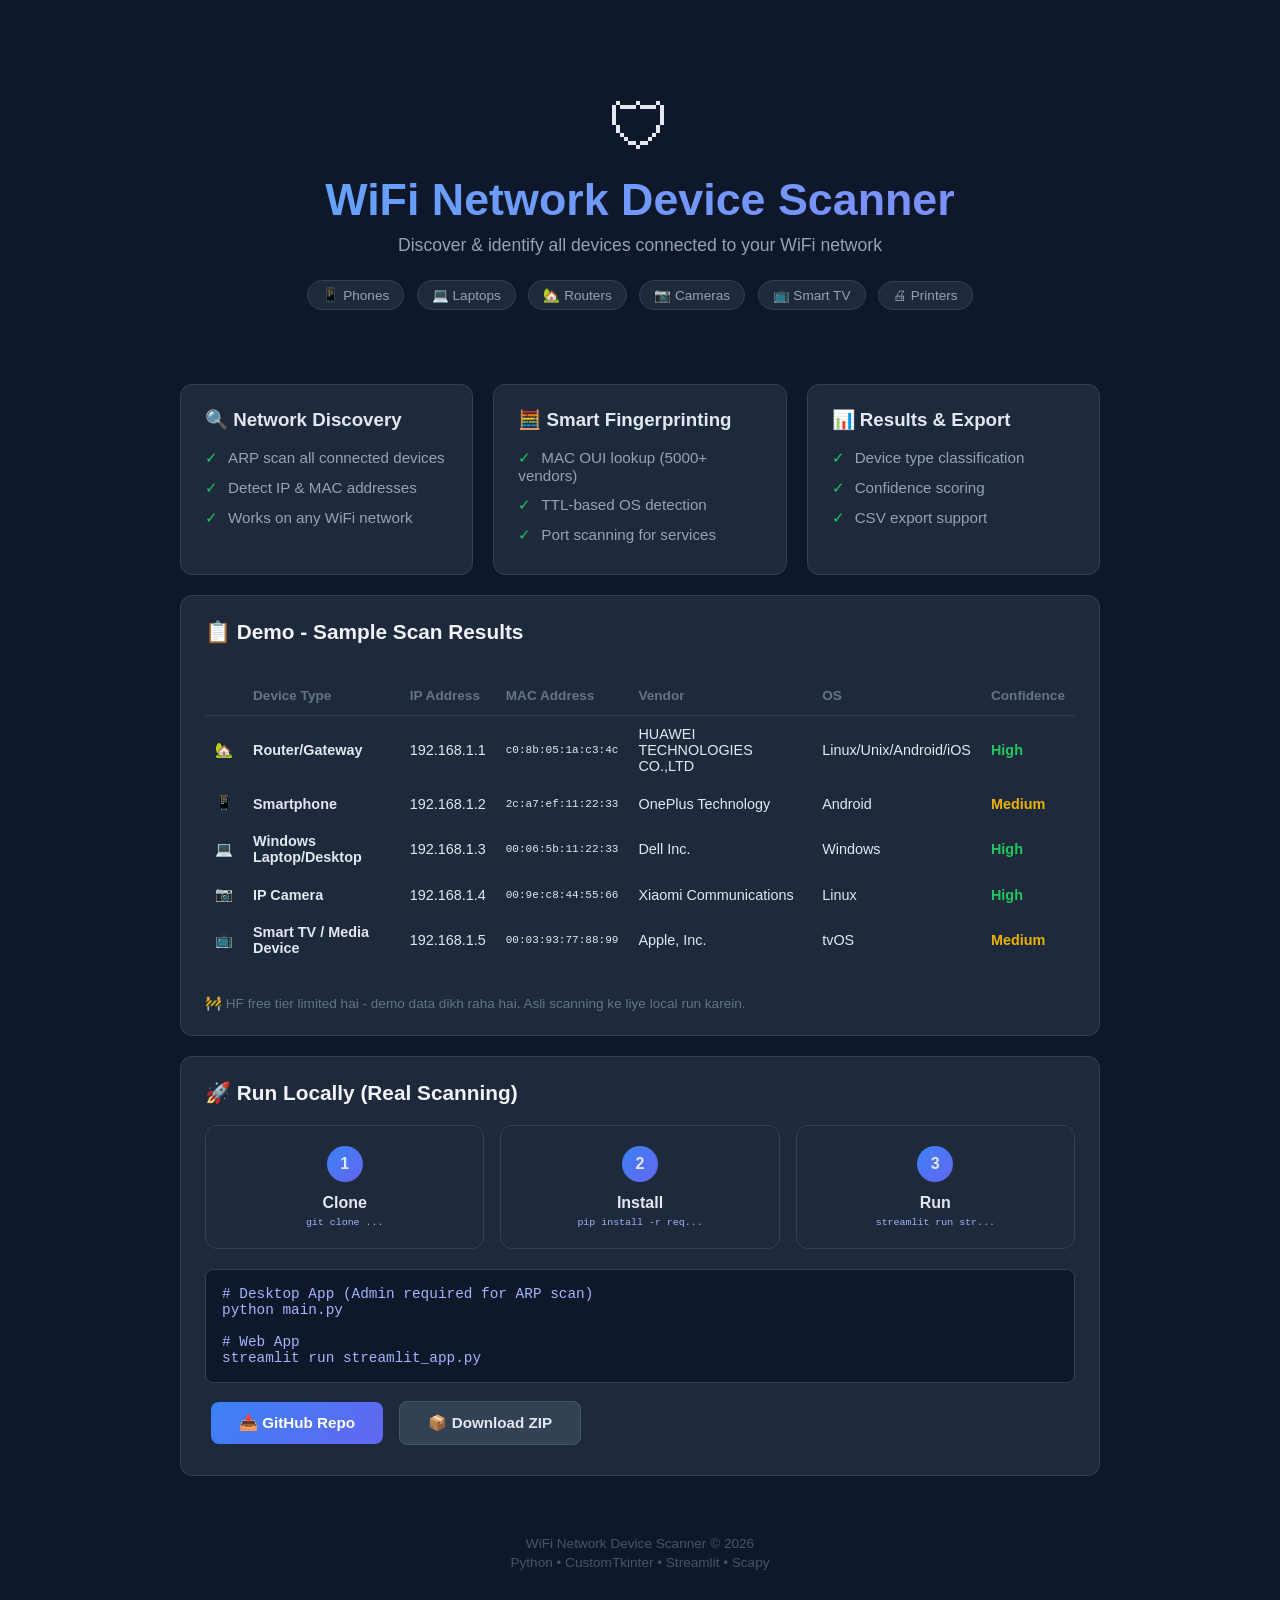
<file: index.html>
<!DOCTYPE html>
<html lang="en">
<head>
    <meta charset="UTF-8">
    <meta name="viewport" content="width=device-width, initial-scale=1.0">
    <title>WiFi Network Device Scanner</title>
    <style>
        * { margin: 0; padding: 0; box-sizing: border-box; }
        body { font-family: -apple-system, BlinkMacSystemFont, 'Segoe UI', Roboto, sans-serif; background: #0f172a; color: #e2e8f0; }
        .container { max-width: 960px; margin: 0 auto; padding: 40px 20px; }
        .header { text-align: center; padding: 50px 0 30px; }
        .header h1 { font-size: 2.8em; background: linear-gradient(135deg, #60a5fa, #818cf8); -webkit-background-clip: text; -webkit-text-fill-color: transparent; }
        .header .subtitle { color: #94a3b8; font-size: 1.1em; margin-top: 10px; }
        .badge-container { margin: 20px 0; }
        .badge { display: inline-block; padding: 6px 14px; border-radius: 20px; font-size: 0.85em; margin: 4px; background: #1e293b; color: #94a3b8; border: 1px solid #334155; }
        .card { background: #1e293b; border-radius: 12px; padding: 24px; margin: 20px 0; border: 1px solid #334155; }
        .card h2 { font-size: 1.3em; margin-bottom: 16px; color: #f1f5f9; }
        .grid-3 { display: grid; grid-template-columns: repeat(auto-fit, minmax(280px, 1fr)); gap: 20px; margin: 20px 0; }
        .feature-box { background: #1e293b; border-radius: 12px; padding: 24px; border: 1px solid #334155; }
        .feature-box h3 { margin-bottom: 12px; color: #e2e8f0; }
        .feature-box ul { list-style: none; }
        .feature-box ul li { padding: 6px 0; color: #94a3b8; font-size: 0.95em; }
        .feature-box ul li:before { content: "\2713"; color: #22c55e; margin-right: 10px; }
        table { width: 100%; border-collapse: collapse; margin: 16px 0; }
        th { text-align: left; padding: 12px 10px; color: #64748b; font-weight: 600; font-size: 0.85em; border-bottom: 1px solid #334155; }
        td { padding: 10px; border-bottom: 1px solid #1e293b; font-size: 0.9em; }
        tr:hover { background: #33415530; }
        .conf-h { color: #22c55e; font-weight: 600; }
        .conf-m { color: #eab308; font-weight: 600; }
        .conf-l { color: #ef4444; font-weight: 600; }
        .code { background: #0f172a; border: 1px solid #334155; border-radius: 8px; padding: 16px; font-family: 'Courier New', monospace; font-size: 0.9em; color: #a5b4fc; margin: 12px 0; overflow-x: auto; }
        .btn { display: inline-block; padding: 12px 28px; border-radius: 8px; text-decoration: none; font-weight: 600; font-size: 0.95em; margin: 6px; border: none; cursor: pointer; }
        .btn-primary { background: linear-gradient(135deg, #3b82f6, #6366f1); color: white; }
        .btn-secondary { background: #334155; color: #e2e8f0; border: 1px solid #475569; }
        .btn:hover { opacity: 0.9; transform: translateY(-1px); }
        .steps { display: flex; flex-wrap: wrap; gap: 16px; margin: 20px 0; }
        .step { flex: 1; min-width: 200px; background: #1e293b; border-radius: 12px; padding: 20px; border: 1px solid #334155; text-align: center; }
        .step .num { width: 36px; height: 36px; border-radius: 50%; background: linear-gradient(135deg, #3b82f6, #6366f1); display: flex; align-items: center; justify-content: center; margin: 0 auto 12px; font-weight: bold; }
        .step p { color: #94a3b8; font-size: 0.9em; }
        .footer { text-align: center; padding: 40px 0 20px; color: #475569; font-size: 0.85em; }
        a { color: #818cf8; text-decoration: none; }
        a:hover { text-decoration: underline; }
    </style>
</head>
<body>
    <div class="container">
        <div class="header">
            <div style="font-size: 4em; margin-bottom: 10px;">&#x1F6E1;</div>
            <h1>WiFi Network Device Scanner</h1>
            <p class="subtitle">Discover &amp; identify all devices connected to your WiFi network</p>
            <div class="badge-container">
                <span class="badge">&#x1F4F1; Phones</span>
                <span class="badge">&#x1F4BB; Laptops</span>
                <span class="badge">&#x1F3E1; Routers</span>
                <span class="badge">&#x1F4F7; Cameras</span>
                <span class="badge">&#x1F4FA; Smart TV</span>
                <span class="badge">&#x1F5A8; Printers</span>
            </div>
        </div>

        <div class="grid-3">
            <div class="feature-box">
                <h3>&#x1F50D; Network Discovery</h3>
                <ul>
                    <li>ARP scan all connected devices</li>
                    <li>Detect IP &amp; MAC addresses</li>
                    <li>Works on any WiFi network</li>
                </ul>
            </div>
            <div class="feature-box">
                <h3>&#x1F9EE; Smart Fingerprinting</h3>
                <ul>
                    <li>MAC OUI lookup (5000+ vendors)</li>
                    <li>TTL-based OS detection</li>
                    <li>Port scanning for services</li>
                </ul>
            </div>
            <div class="feature-box">
                <h3>&#x1F4CA; Results &amp; Export</h3>
                <ul>
                    <li>Device type classification</li>
                    <li>Confidence scoring</li>
                    <li>CSV export support</li>
                </ul>
            </div>
        </div>

        <div class="card">
            <h2>&#x1F4CB; Demo - Sample Scan Results</h2>
            <div style="overflow-x: auto;">
            <table>
                <tr>
                    <th></th>
                    <th>Device Type</th>
                    <th>IP Address</th>
                    <th>MAC Address</th>
                    <th>Vendor</th>
                    <th>OS</th>
                    <th>Confidence</th>
                </tr>
                <tr>
                    <td>&#x1F3E1;</td>
                    <td><strong>Router/Gateway</strong></td>
                    <td>192.168.1.1</td>
                    <td style="font-family:monospace;font-size:0.85em;">c0:8b:05:1a:c3:4c</td>
                    <td>HUAWEI TECHNOLOGIES CO.,LTD</td>
                    <td>Linux/Unix/Android/iOS</td>
                    <td class="conf-h">High</td>
                </tr>
                <tr>
                    <td>&#x1F4F1;</td>
                    <td><strong>Smartphone</strong></td>
                    <td>192.168.1.2</td>
                    <td style="font-family:monospace;font-size:0.85em;">2c:a7:ef:11:22:33</td>
                    <td>OnePlus Technology</td>
                    <td>Android</td>
                    <td class="conf-m">Medium</td>
                </tr>
                <tr>
                    <td>&#x1F4BB;</td>
                    <td><strong>Windows Laptop/Desktop</strong></td>
                    <td>192.168.1.3</td>
                    <td style="font-family:monospace;font-size:0.85em;">00:06:5b:11:22:33</td>
                    <td>Dell Inc.</td>
                    <td>Windows</td>
                    <td class="conf-h">High</td>
                </tr>
                <tr>
                    <td>&#x1F4F7;</td>
                    <td><strong>IP Camera</strong></td>
                    <td>192.168.1.4</td>
                    <td style="font-family:monospace;font-size:0.85em;">00:9e:c8:44:55:66</td>
                    <td>Xiaomi Communications</td>
                    <td>Linux</td>
                    <td class="conf-h">High</td>
                </tr>
                <tr>
                    <td>&#x1F4FA;</td>
                    <td><strong>Smart TV / Media Device</strong></td>
                    <td>192.168.1.5</td>
                    <td style="font-family:monospace;font-size:0.85em;">00:03:93:77:88:99</td>
                    <td>Apple, Inc.</td>
                    <td>tvOS</td>
                    <td class="conf-m">Medium</td>
                </tr>
            </table>
            </div>
            <p style="color:#64748b; font-size:0.85em; margin-top:12px;">&#x1F6A7; HF free tier limited hai - demo data dikh raha hai. Asli scanning ke liye local run karein.</p>
        </div>

        <div class="card">
            <h2>&#x1F680; Run Locally (Real Scanning)</h2>
            <div class="steps">
                <div class="step">
                    <div class="num">1</div>
                    <strong>Clone</strong>
                    <p><code style="font-size:0.85em;color:#a5b4fc;">git clone ...</code></p>
                </div>
                <div class="step">
                    <div class="num">2</div>
                    <strong>Install</strong>
                    <p><code style="font-size:0.85em;color:#a5b4fc;">pip install -r req...</code></p>
                </div>
                <div class="step">
                    <div class="num">3</div>
                    <strong>Run</strong>
                    <p><code style="font-size:0.85em;color:#a5b4fc;">streamlit run str...</code></p>
                </div>
            </div>
            <div class="code">
# Desktop App (Admin required for ARP scan)<br>
python main.py<br><br>
# Web App<br>
streamlit run streamlit_app.py
            </div>
            <a href="https://github.com/Haris-Ahmed83/wifi-device-scanner" class="btn btn-primary">&#x1F4E5; GitHub Repo</a>
            <a href="https://github.com/Haris-Ahmed83/wifi-device-scanner/archive/refs/heads/main.zip" class="btn btn-secondary">&#x1F4E6; Download ZIP</a>
        </div>

        <div class="footer">
            <p>WiFi Network Device Scanner &copy; 2026</p>
            <p style="margin-top:4px;">Python &bull; CustomTkinter &bull; Streamlit &bull; Scapy</p>
        </div>
    </div>
</body>
</html>
</file>
